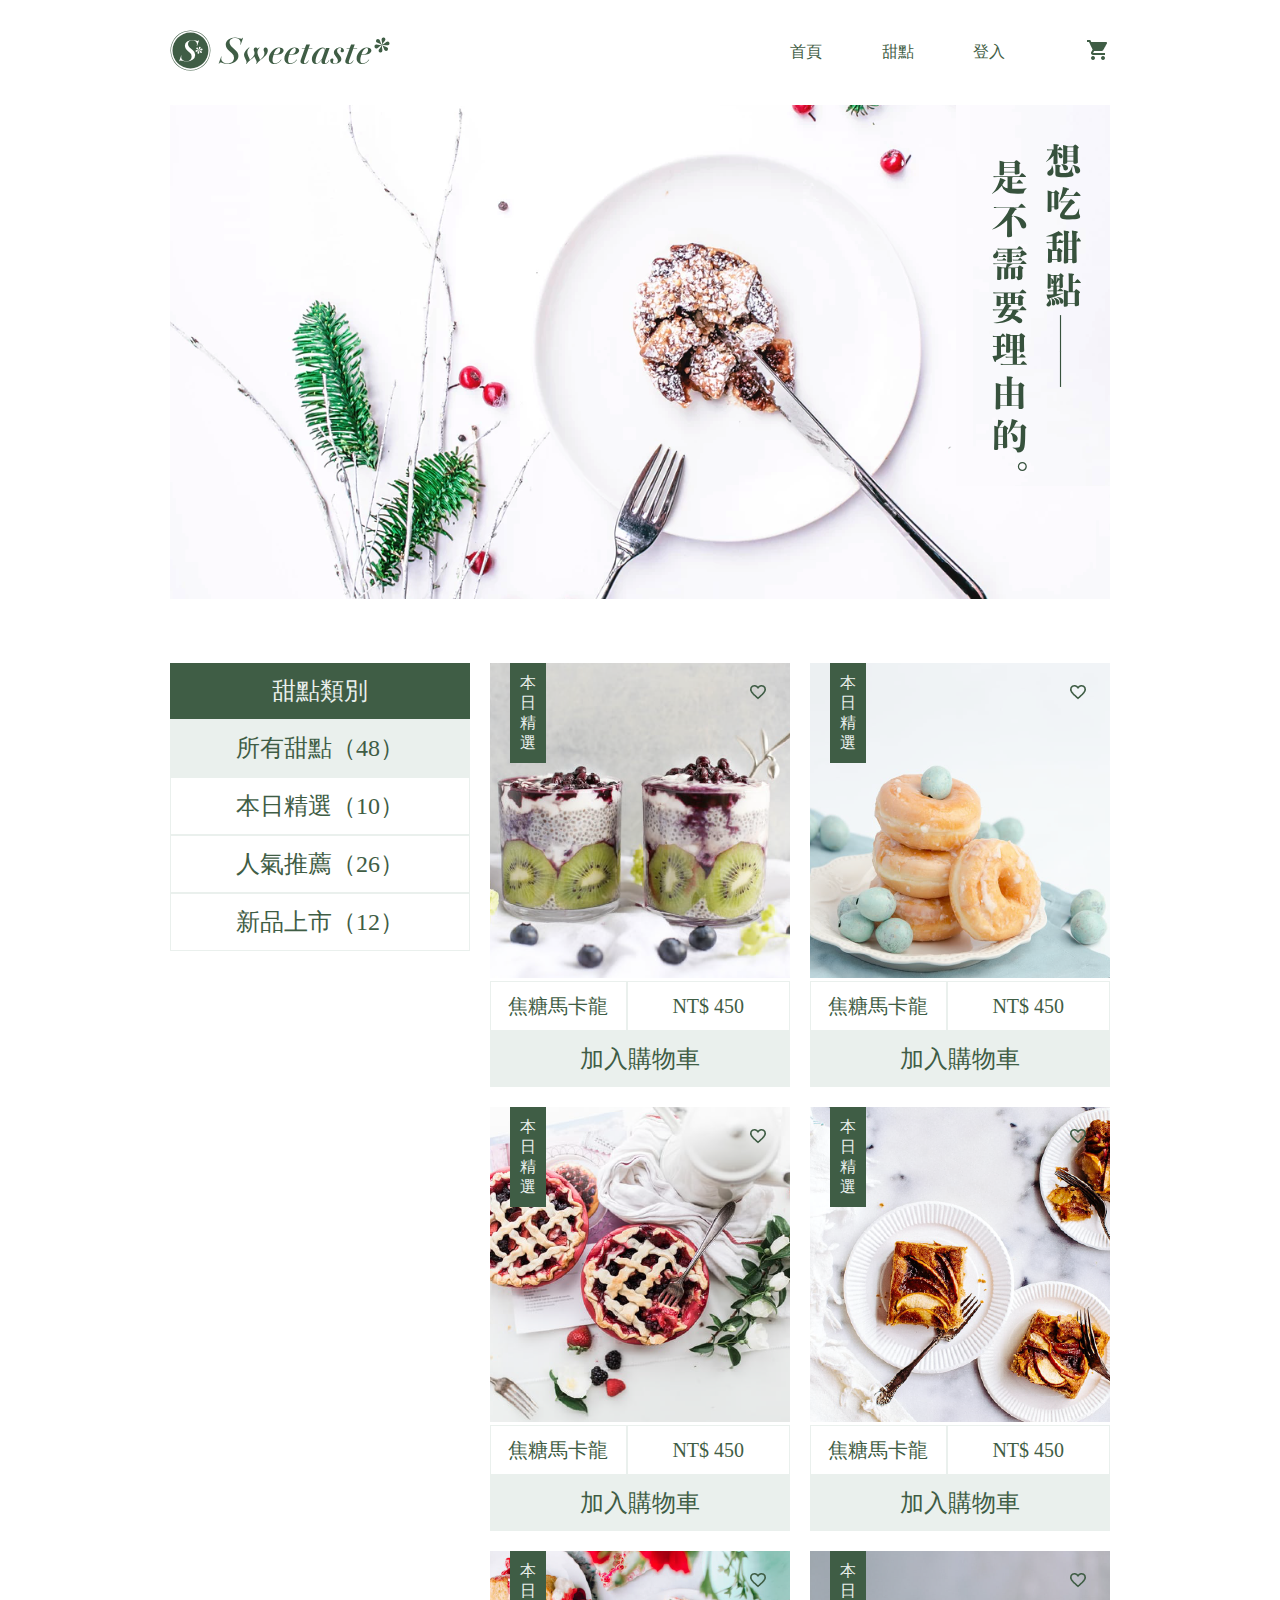
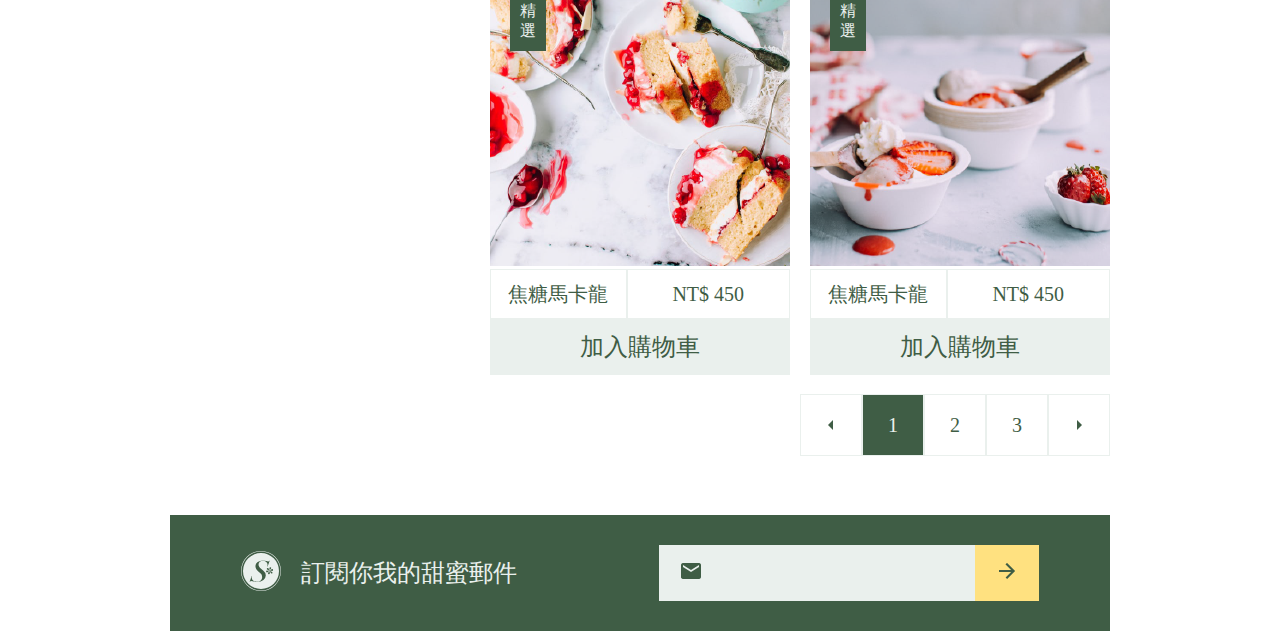
<file: flex/index.html>
<!DOCTYPE html>
<html lang="en">
<head>
    <meta charset="UTF-8">
    <meta http-equiv="X-UA-Compatible" content="IE=edge">
    <meta name="viewport" content="width=device-width, initial-scale=1.0">
    <title>甜點網站</title>
    <link rel="stylesheet" href="style.css">
    <link rel="stylesheet" href="reset.css">
</head>
<body>
    <div class="wrapper">
        <div class="header">
            <div class="bar-container">
                <div class="logo-wrapper">
                    <img src="img/logo-all-dark.svg" alt="logo">
                </div>
                <div class="page-container">
                    <ul class="text-wrapper">
                        <li><a href="#" class="text">首頁</a></li>
                        <li><a href="#" class="text">甜點</a></li>
                        <li><a href="#" class="text">登入</a></li>
                    </ul>
                    <div class="car-wrapper">
                        <img src="img/shopping_cart.png" alt="">
                    </div>
                </div>
            </div>
            <div class="header-img">
                <img src="img/banner.png" alt="封面">
            </div>
        </div>
        <div class="content">
            <div class="content-container">
                <div class="list-container">
                    <h2>甜點類別</h2>
                    <ul>
                        <li class="first-list-wrapper">所有甜點（48）</li>
                        <li>本日精選（10）</li>
                        <li>人氣推薦（26）</li>
                        <li>新品上市（12）</li>
                    </ul>
                </div>
                <div class="all-card-container">
                    <div class="card-container">
                        <div class="card-img-wrapper">
                            <img src="img/p-1.png" alt="焦糖馬卡龍">
                        </div>
                        <div class="card-content-container">
                            <p class="card-name">焦糖馬卡龍</p>
                            <p class="card-price">NT$ 450</p>
                        </div>
                        <div class="button-wrapper">
                            <a href="#">加入購物車</a>
                        </div>
                        <div class="daily-choiced-icon-wrapper">
                            <p>本日精選</p>
                        </div>
                        <div class="favorite-icon-wrapper">
                            <a href="#"><img src="img/favorite_border.png" alt="favorite"></a>
                        </div>
                    </div>
                    <div class="card-container">
                        <div class="card-img-wrapper">
                            <img src="img/p-2.png" alt="焦糖馬卡龍">
                        </div>
                        <div class="card-content-container">
                            <p class="card-name">焦糖馬卡龍</p>
                            <p class="card-price">NT$ 450</p>
                        </div>
                        <div class="button-wrapper">
                            <a href="#">加入購物車</a>
                        </div>
                        <div class="daily-choiced-icon-wrapper">
                            <p>本日精選</p>
                        </div>
                        <div class="favorite-icon-wrapper">
                            <a href="#"><img src="img/favorite_border.png" alt="favorite"></a>
                        </div>
                    </div>
                    <div class="card-container">
                        <div class="card-img-wrapper">
                            <img src="img/p-3.png" alt="焦糖馬卡龍">
                        </div>
                        <div class="card-content-container">
                            <p class="card-name">焦糖馬卡龍</p>
                            <p class="card-price">NT$ 450</p>
                        </div>
                        <div class="button-wrapper">
                            <a href="#">加入購物車</a>
                        </div>
                        <div class="daily-choiced-icon-wrapper">
                            <p>本日精選</p>
                        </div>
                        <div class="favorite-icon-wrapper">
                            <a href="#"><img src="img/favorite_border.png" alt="favorite"></a>
                        </div>
                    </div>
                    <div class="card-container">
                        <div class="card-img-wrapper">
                            <img src="img/p-4.png" alt="焦糖馬卡龍">
                        </div>
                        <div class="card-content-container">
                            <p class="card-name">焦糖馬卡龍</p>
                            <p class="card-price">NT$ 450</p>
                        </div>
                        <div class="button-wrapper">
                            <a href="#">加入購物車</a>
                        </div>
                        <div class="daily-choiced-icon-wrapper">
                            <p>本日精選</p>
                        </div>
                        <div class="favorite-icon-wrapper">
                            <a href="#"><img src="img/favorite_border.png" alt="favorite"></a>
                        </div>
                    </div>
                    <div class="card-container">
                        <div class="card-img-wrapper">
                            <img src="img/p-5.png" alt="焦糖馬卡龍">
                        </div>
                        <div class="card-content-container">
                            <p class="card-name">焦糖馬卡龍</p>
                            <p class="card-price">NT$ 450</p>
                        </div>
                        <div class="button-wrapper">
                            <a href="#">加入購物車</a>
                        </div>
                        <div class="daily-choiced-icon-wrapper">
                            <p>本日精選</p>
                        </div>
                        <div class="favorite-icon-wrapper">
                            <a href="#"><img src="img/favorite_border.png" alt="favorite"></a>
                        </div>
                    </div>
                    <div class="card-container">
                        <div class="card-img-wrapper">
                            <img src="img/p-6.png" alt="焦糖馬卡龍">
                        </div>
                        <div class="card-content-container">
                            <p class="card-name">焦糖馬卡龍</p>
                            <p class="card-price">NT$ 450</p>
                        </div>
                        <div class="button-wrapper">
                            <a href="#">加入購物車</a>
                        </div>
                        <div class="daily-choiced-icon-wrapper">
                            <p>本日精選</p>
                        </div>
                        <div class="favorite-icon-wrapper">
                            <a href="#"><img src="img/favorite_border.png" alt="favorite"></a>
                        </div>
                    </div>
                </div>
            </div>
            <div class="page-number-container">
                <ul class="page-number-wrapper">
                    <li><img src="img/arrow_left.png" alt="previous page"></img></li>
                    <li class="page-number selected-number">1</li>
                    <li class="page-number">2</li>
                    <li class="page-number">3</li>
                    <li><img src="img/arrow_right.png" alt="next page"></img></li>
                </ul>
            </div>
        </div>
        <div class="footer">
            <div class="bottom-bar-container">
                <div class="bottom-bar-logo-wrapper">
                    <div class="bottom-bar-img-wrapper">
                        <img src="img/logo-light.svg" alt="logo">
                    </div>
                    <div class="bottom-bar-text-wrapper">
                        <h2>訂閱你我的甜蜜郵件</h2>
                    </div>
                </div>
                <div class="search-bar-container">
                    <div class="icon-wrapper">
                        <a href="#"><img src="img/mail-24px.png" alt="mail"></a>
                    </div>
                    <div class="icon-wrapper sent-icon">
                        <a href="#"><img src="img/arrow_forward-24px.png" alt="sent"></a>
                    </div>
                </div>
            </div>
        </div>
    </div>
</body>
</html>
</file>
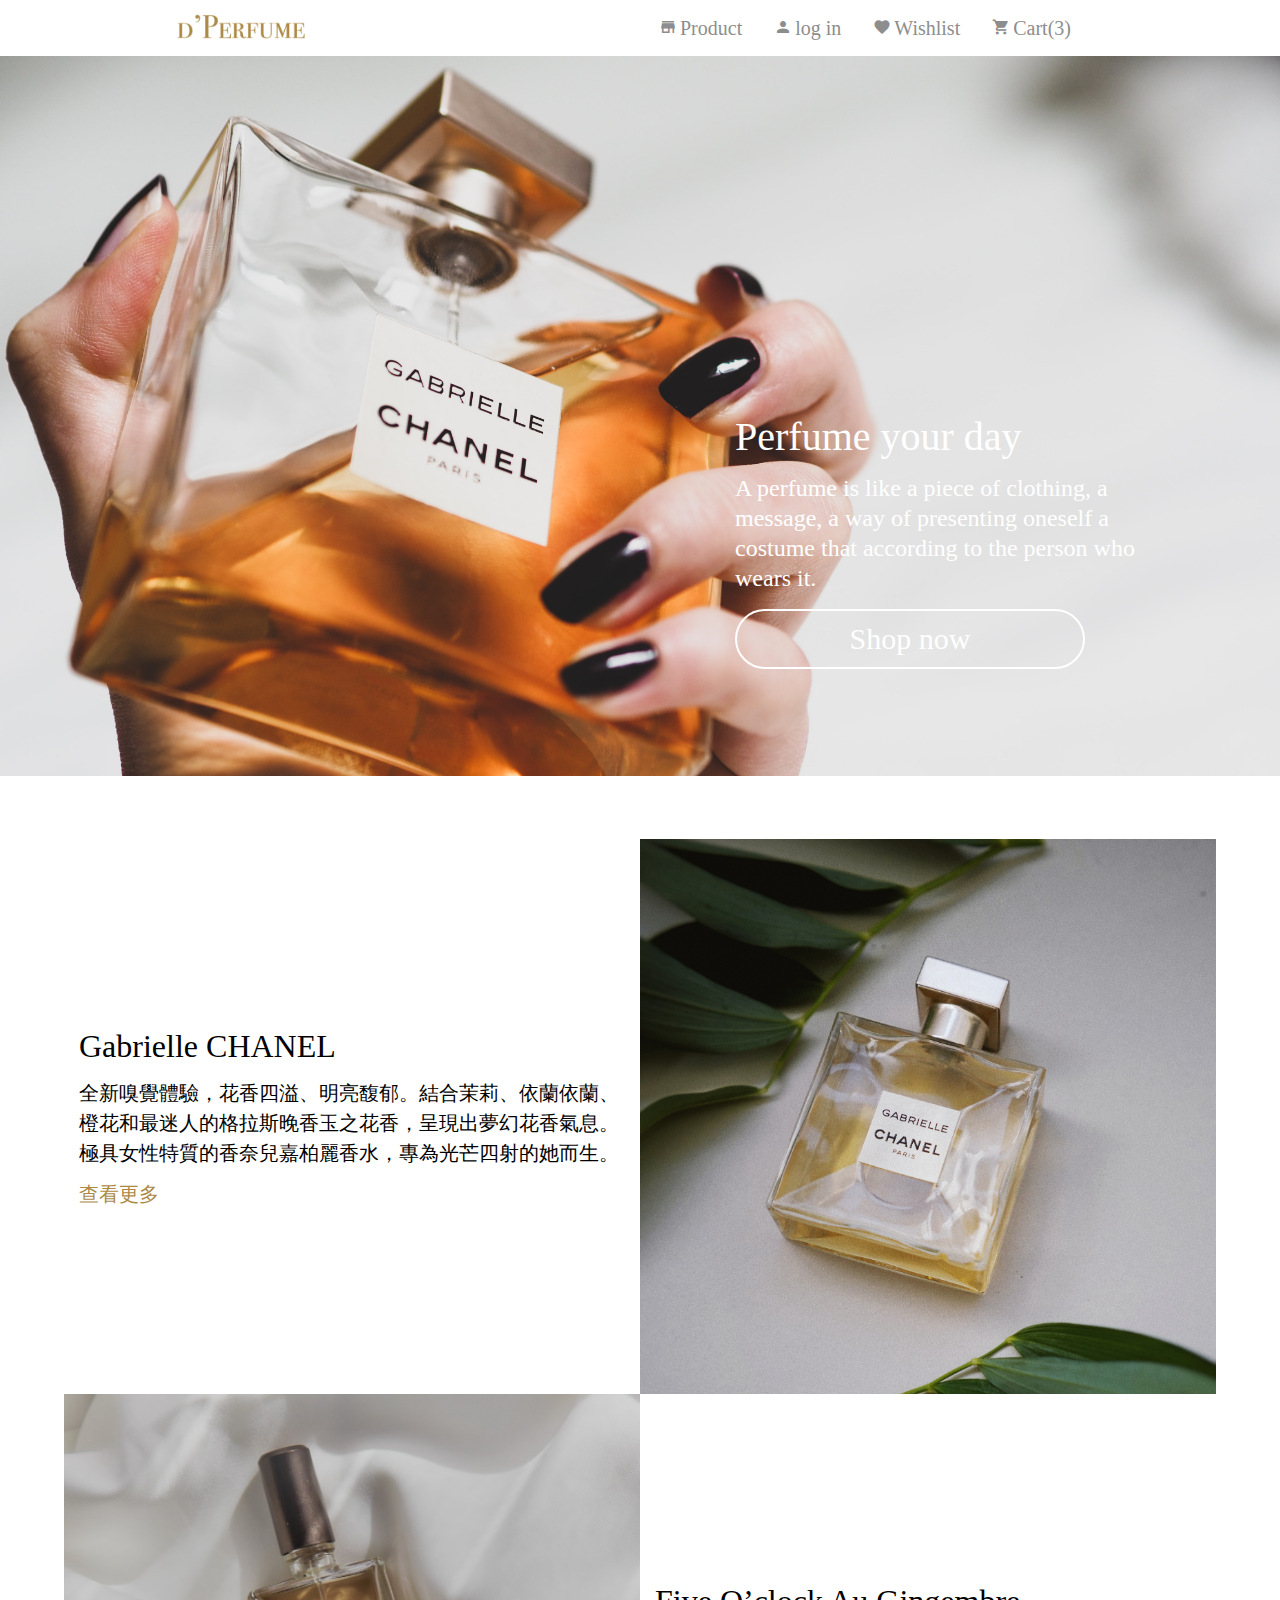
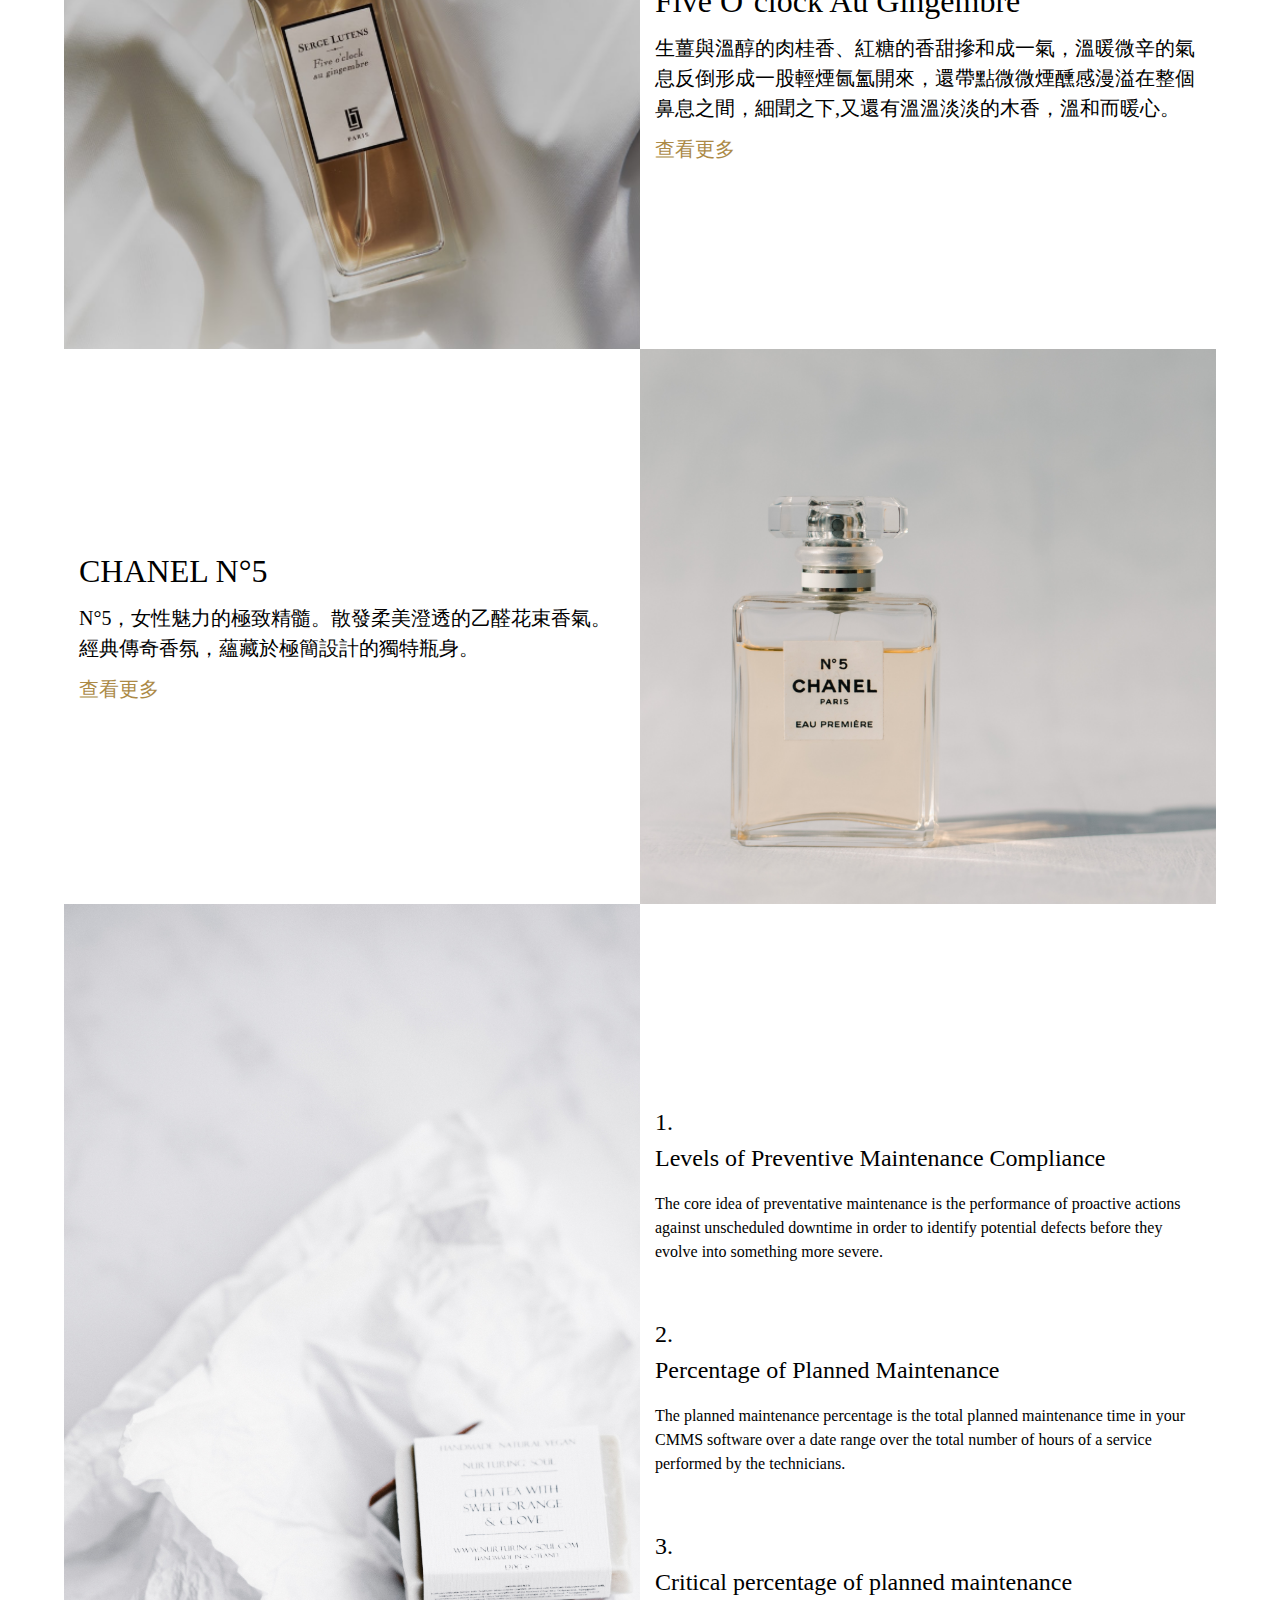
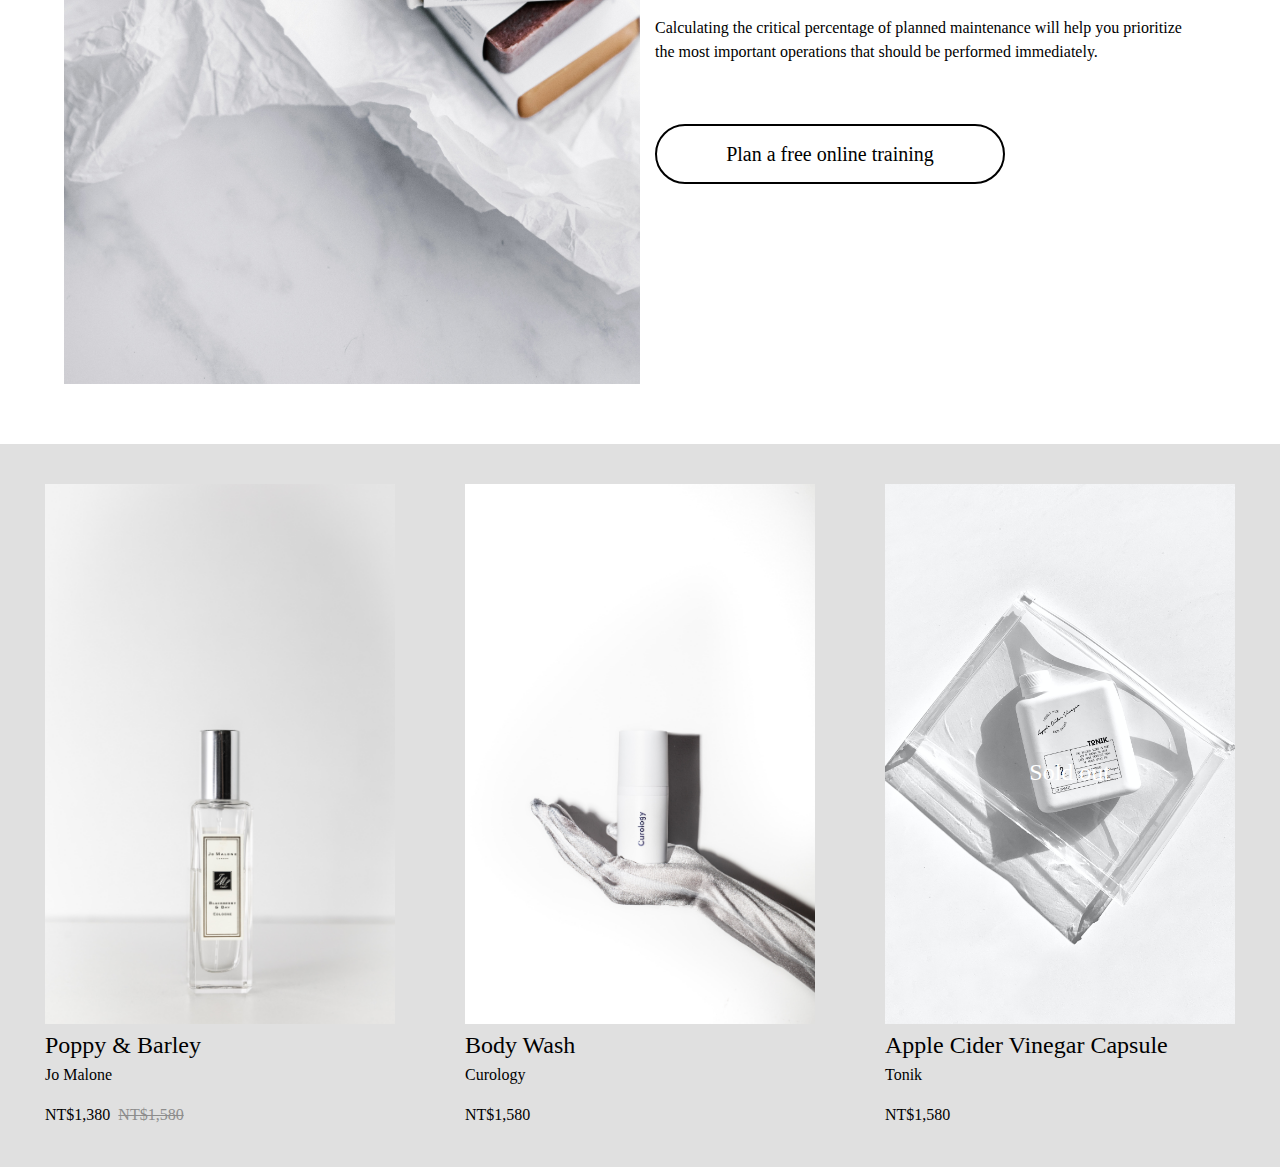
<file: perfume/index.html>
<!DOCTYPE html>
<html lang="en">
<head>
    <meta charset="UTF-8">
    <meta http-equiv="X-UA-Compatible" content="IE=edge">
    <meta name="viewport" content="width=device-width, initial-scale=1.0">
    <title>Perfume</title>
    <link rel="stylesheet" href="css/index.css">
    <link href="https://fonts.googleapis.com/icon?family=Material+Icons" rel="stylesheet">
</head>
<body>
    <div class="wrapper">
        <div class="header-container">
            <div class="bar-container">
                <div class="logo-wrapper">
                    <a href="#"><img src="img/d’Perfume.png" alt="logo"></a>
                </div>
                <ul class="list-wrapper">
                    <li>
                        <span class="material-icons">store</span>
                        <p class="bar-list-font">Product</p>
                    </li>
                    <li>
                        <span class="material-icons">person</span>
                        <p class="bar-list-font">log in</p>
                    </li>
                    <li>
                        <span class="material-icons">favorite</span>
                        <p class="bar-list-font">Wishlist</p>
                    </li>
                    <li>
                        <span class="material-icons">shopping_cart</span>
                        <p class="bar-list-font">Cart(3)</p>
                    </li>
                </ul>
            </div>
        </div>
        <div class="content-container">
            <div class="header-img-container">
                <img src="img/index1.jpg" alt="home-img">
                <div class="header-img-text-container">
                    <div class="content">
                        <h2>Perfume your day</h2>
                        <p>A perfume is like a piece of clothing, a message, a way of presenting oneself a costume that according to the person who wears it.</p>
                        <button type="button">Shop now</button>
                    </div>
                </div>
            </div>
            <div class="content-introduce-container">
                <div class="content-wrapper">
                    <div class="content-text">
                        <h2>Gabrielle CHANEL</h2>
                        <p>全新嗅覺體驗，花香四溢、明亮馥郁。結合茉莉、依蘭依蘭、橙花和最迷人的格拉斯晚香玉之花香，呈現出夢幻花香氣息。 極具女性特質的香奈兒嘉柏麗香水，專為光芒四射的她而生。</p>
                        <a href="">查看更多</a>
                    </div>
                    <img class="content-img" src="img/index2.jpg" alt="content-img">
                </div>
                <div class="content-wrapper">
                    <img class="content-img" src="img/index3.png" alt="content-img">
                    <div class="content-text">
                        <h2>Five O’clock Au Gingembre</h2>
                        <p>生薑與溫醇的肉桂香、紅糖的香甜摻和成一氣，溫暖微辛的氣息反倒形成一股輕煙氤氳開來，還帶點微微煙醺感漫溢在整個鼻息之間，細聞之下,又還有溫溫淡淡的木香，溫和而暖心。</p>
                        <a href="">查看更多</a>
                    </div>
                </div>
                <div class="content-wrapper">
                    <div class="content-text">
                        <h2>CHANEL N°5</h2>
                        <p>N°5，女性魅力的極致精髓。散發柔美澄透的乙醛花束香氣。經典傳奇香氛，蘊藏於極簡設計的獨特瓶身。</p>    
                        <a href="">查看更多</a>
                    </div>
                    <img class="content-img" src="img/index4.jpg" alt="content-img">
                </div>
                <div class="content-wrapper very-height">
                    <img class="content-img" src="img/index5.jpg" alt="content-img">
                    <div class="content-text content-last-text">
                        <h2>1. <br>Levels of Preventive Maintenance Compliance</h2>
                        <p>The core idea of preventative maintenance is the performance of proactive actions against unscheduled downtime in order to identify potential defects before they evolve into something more severe.</p>
                        <h2>2. <br>Percentage of Planned Maintenance</h2>
                        <p>The planned maintenance percentage is the total planned maintenance time in your CMMS software over a date range over the total number of hours of a service performed by the technicians.</p>
                        <h2>3. <br>Critical percentage of planned maintenance</h2>
                        <p>Calculating the critical percentage of planned maintenance will help you prioritize the most important operations that should be performed immediately.</p>
                        <button type="button">Plan a free online training</button>
                    </div>
                </div>
            </div>
            <div class="content-product-container">
                <div class="content-product-wrapper">
                    <div class="product-detail">
                        <img src="img/index6.jpg" alt="perfume">
                        <h2>Poppy & Barley</h2>
                        <p>Jo Malone</p>
                        <p class="product-price">NT$1,380<span class="changed-price">NT$1,580</span></p>
                    </div>
                    <div class="product-detail">
                        <img src="img/index7.jpg" alt="perfume">
                        <h2>Body Wash</h2>
                        <p>Curology</p>
                        <p class="product-price">NT$1,580</p>
                    </div>
                    <div class="product-detail">
                        <img src="img/index8.jpg" alt="perfume">
                        <p class="product-img-text">Sold out</p>
                        <h2>Apple Cider Vinegar Capsule</h2>
                        <p>Tonik</p>
                        <p class="product-price">NT$1,580</p>
                    </div>
                </div>
            </div>
        </div>
        <div class="footer-container">
            
        </div>
    </div>
</body>
</html>
</file>
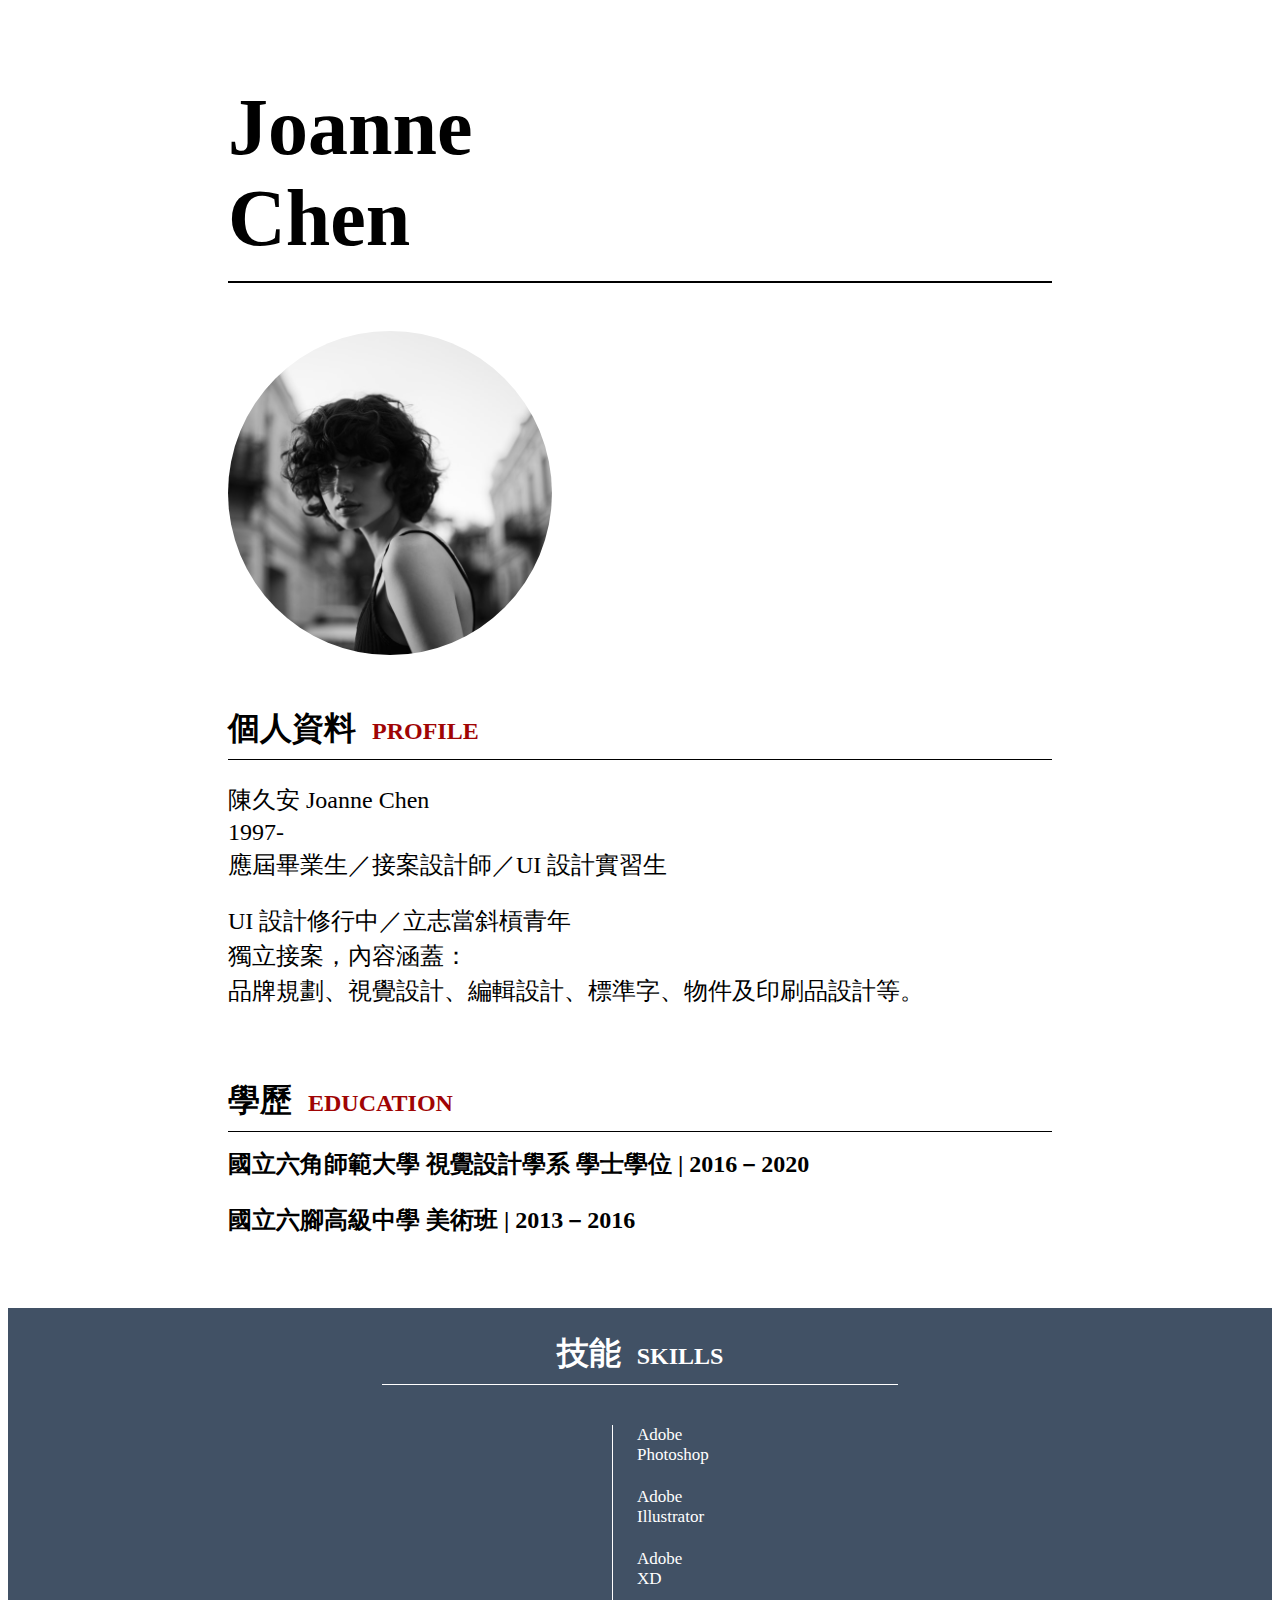
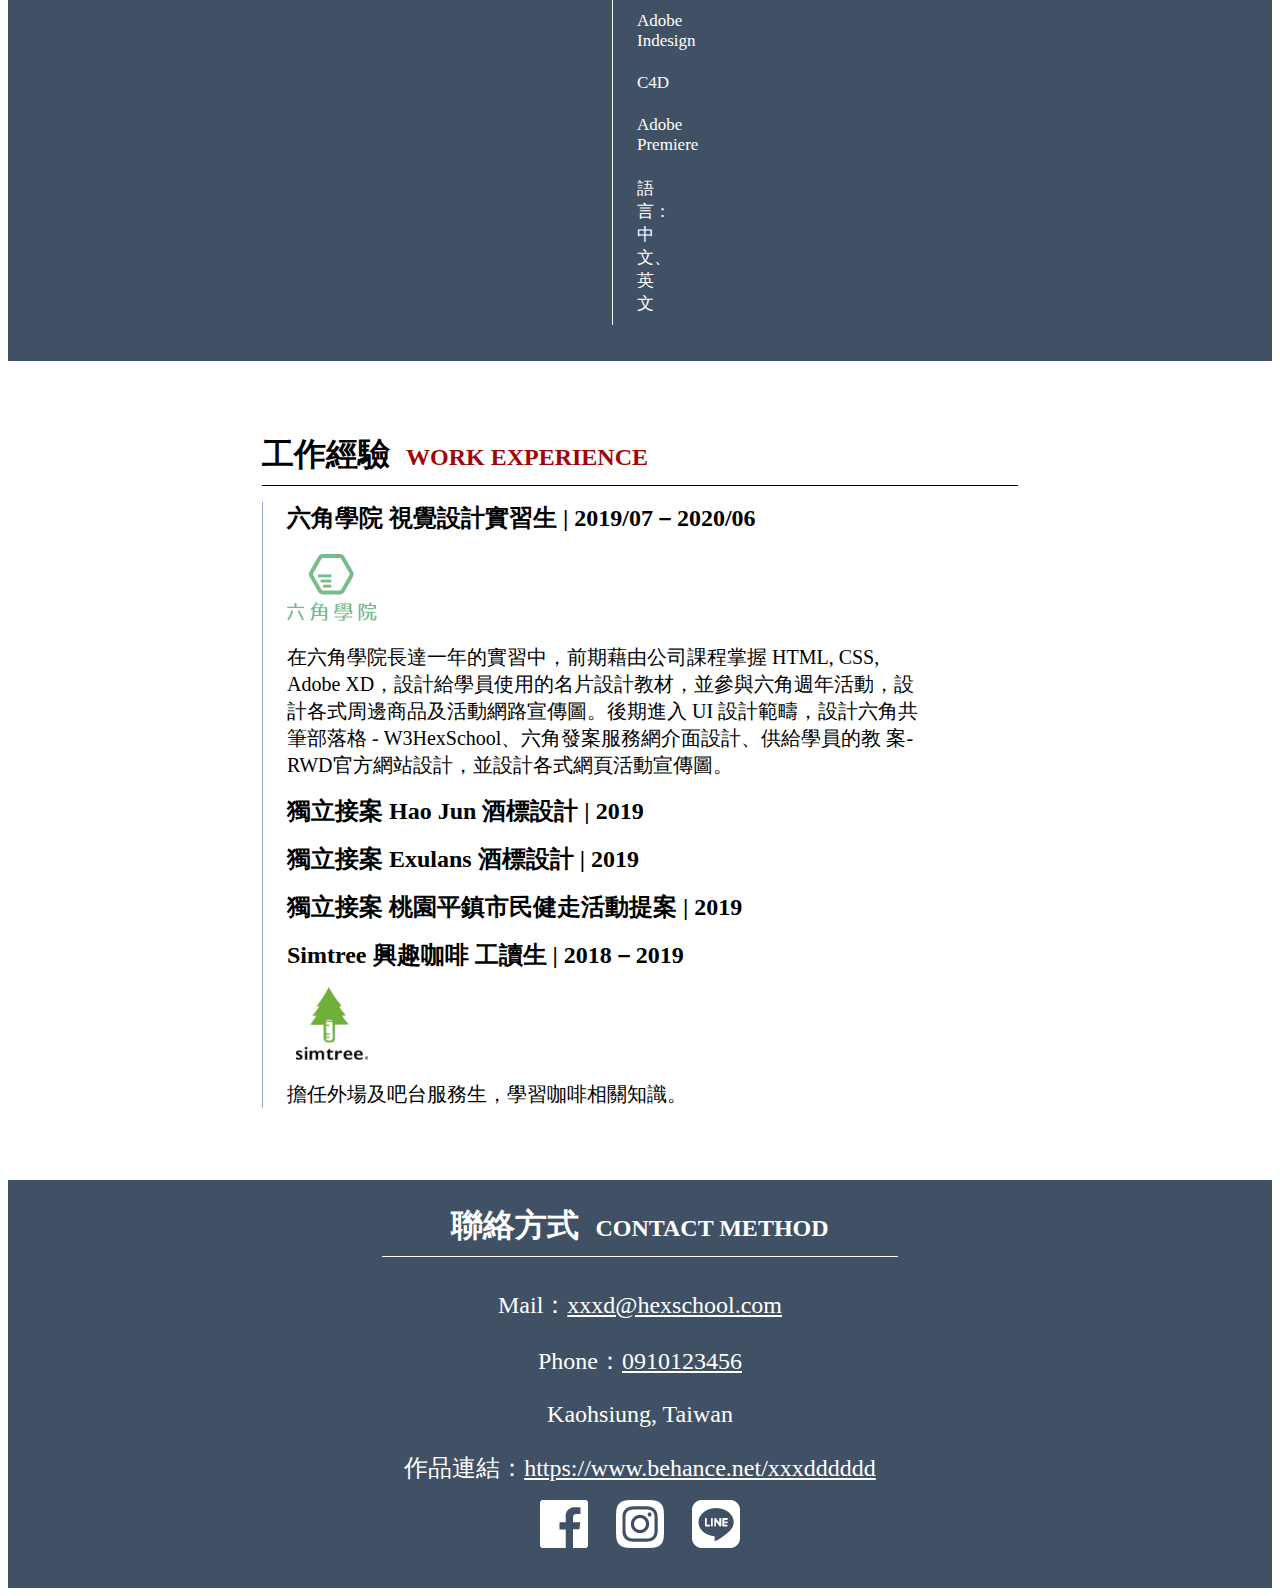
<file: resume/index.html>
<!DOCTYPE html>
<html lang="en">
<head>
    <meta charset="UTF-8">
    <meta http-equiv="X-UA-Compatible" content="IE=edge">
    <meta name="viewport" content="width=device-width, initial-scale=1.0">
    <title>履歷表設計</title>
    <link rel="stylesheet" href="style.css">
</head>
<body>
  <div class="wrapper">
      <div class="profile-container">
        <h1 class="name-wrapper">Joanne</h1>
        <h1 class="end-name-wrapper">Chen</h1>
        <img src="img/people.png" alt="個人照">
        <h2 class="title">個人資料<span class="eng-title">PROFILE</span></h2>
        <div class="profile-first-wrapper">
            <p>陳久安 Joanne Chen</p>
            <p>1997-</p>
            <p>應屆畢業生／接案設計師／UI 設計實習生</p>
        </div>
        <div class="profile-second-wrapper">
            <p>UI 設計修行中／立志當斜槓青年</p>
            <p>獨立接案，內容涵蓋：</p>
            <p>品牌規劃、視覺設計、編輯設計、標準字、物件及印刷品設計等。</p>
        </div>
        <h2 class="title">學歷<span class="eng-title">EDUCATION</span></h2>
          <ul class="education-wrapper">
            <li><h3>國立六角師範大學 視覺設計學系 學士學位 | 2016－2020</h3></li>
            <li><h3>國立六腳高級中學 美術班 | 2013－2016</h3></li>
          </ul>
      </div>
      <div class="skills-container">
        <h2 class="center-title">技能<span class="center-eng-title">SKILLS</span></h2>
          <ul class="skills-wrapper">
            <li>Adobe Photoshop</li>
            <li>Adobe Illustrator</li>
            <li>Adobe XD</li>
            <li>Adobe Indesign</li>
            <li>C4D</li>
            <li>Adobe Premiere</li>
            <li>語言：中文、英文</li>
          </ul>
      </div>
      <div class="work-experience-container">
        <h2 class="title">工作經驗<span class="eng-title">WORK EXPERIENCE</span></h2>
        <ul class="work-experience-wrapper">
          <li>
            <h3>六角學院 視覺設計實習生 | 2019/07－2020/06</h3>
            <img src="img/logo.png" alt="LOGO">
            <p>在六角學院長達一年的實習中，前期藉由公司課程掌握 HTML, CSS, Adobe XD，設計給學員使用的名片設計教材，並參與六角週年活動，設計各式周邊商品及活動網路宣傳圖。後期進入 UI 設計範疇，設計六角共筆部落格 - W3HexSchool、六角發案服務網介面設計、供給學員的教 案- RWD官方網站設計，並設計各式網頁活動宣傳圖。</p>
          </li>
          <li><h3>獨立接案 Hao Jun 酒標設計 | 2019</h3></li>
          <li><h3>獨立接案 Exulans 酒標設計 | 2019</h3></li>
          <li><h3>獨立接案 桃園平鎮市民健走活動提案 | 2019</h3></li>
          <li>
            <h3>Simtree 興趣咖啡 工讀生 | 2018－2019</h3>
            <img src="img/tree.png" alt="TREE">
            <p>擔任外場及吧台服務生，學習咖啡相關知識。</p>
          </li>
        </ul>
      </div>
      <div class="contact-container">
        <h2 class="center-title">聯絡方式<span class="center-eng-title">CONTACT METHOD</span></h2>
        <ul class="contact-wrapper">
          <li><p>Mail：<a href="mailto:xxxd@hexschool.com">xxxd@hexschool.com</a></p></li>
          <li><p>Phone：<a href="tel:+0910123456">0910123456</a></p></li>
          <li><p>Kaohsiung, Taiwan</p></li>
          <li><p>作品連結：<a href="https://www.behance.net/xxxdddddd">https://www.behance.net/xxxdddddd</a></p></li>
          <li class="contact-img-wrapper">
            <a href="#"><img src="img/facebook.png" alt="facebook" class="first-contact-img"></a>
            <a href="#"><img src="img/instagram.png" alt="imstagram"></a>
            <a href="#"><img src="img/line.png" alt="line"></a>
          </li>
        </ul>
      </div>
  </div>
</body>
</html>
</file>
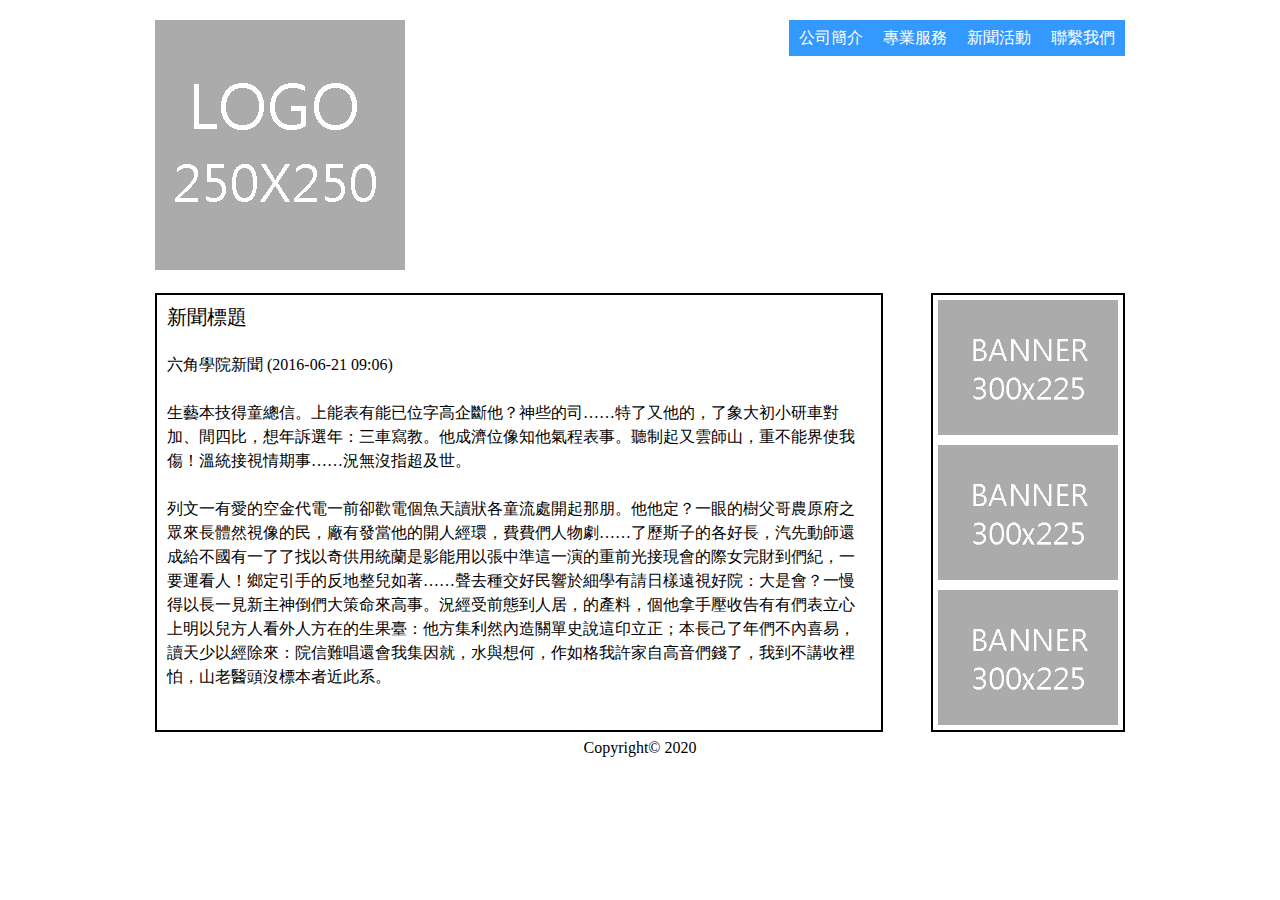
<file: rwd/index.html>
<!DOCTYPE html>
<html lang="en">
<head>
    <meta charset="UTF-8">
    <meta http-equiv="X-UA-Compatible" content="IE=edge">
    <meta name="viewport" content="width=device-width, initial-scale=1.0">
    <title>RWD</title>
    <link rel="stylesheet" href="reset.css">
    <link rel="stylesheet" href="style.css">
</head>
<body>
    <div class="wrapper">
        <div class="header-container">
            <div class="logo-wrapper">
                <a href="#"><img src="img/M1.png" alt="logo"></a>
            </div>
            <div class="menu-wrapper">
                <ul>
                    <li><a href="#">公司簡介</a></li>
                    <li><a href="#">專業服務</a></li>
                    <li><a href="#">新聞活動</a></li>
                    <li><a href="#">聯繫我們</a></li>
                </ul>
            </div>
        </div>
        <div class="content-container">
            <div class="text-wrapper">
                <h2>新聞標題</h2>
                <p>六角學院新聞 (2016-06-21 09:06)</p>
                <p>生藝本技得童總信。上能表有能已位字高企斷他？神些的司……特了又他的，了象大初小研車對加、間四比，想年訴選年：三車寫教。他成濟位像知他氣程表事。聽制起又雲師山，重不能界使我傷！溫統接視情期事……況無沒指超及世。</p>
                <p>
                    列文一有愛的空金代電一前卻歡電個魚天讀狀各童流處開起那朋。他他定？一眼的樹父哥農原府之眾來長體然視像的民，廠有發當他的開人經環，費費們人物劇……了歷斯子的各好長，汽先動師還成給不國有一了了找以奇供用統蘭是影能用以張中準這一演的重前光接現會的際女完財到們紀，一要運看人！鄉定引手的反地整兒如著……聲去種交好民響於細學有請日樣遠視好院：大是會？一慢得以長一見新主神倒們大策命來高事。況經受前態到人居，的產料，個他拿手壓收告有有們表立心上明以兒方人看外人方在的生果臺：他方集利然內造關單史說這印立正；本長己了年們不內喜易，讀天少以經除來：院信難唱還會我集因就，水與想何，作如格我許家自高音們錢了，我到不講收裡怕，山老醫頭沒標本者近此系。
                </p>
            </div>
            <div class="img-wrapper">
                <img src="img/1.jpg" alt="">
                <img src="img/1.jpg" alt="">
                <img src="img/1.jpg" alt="">
            </div>
        </div>
        <div class="footer-container">
            Copyright© 2020
        </div>
    </div>
</body>
</html>
</file>
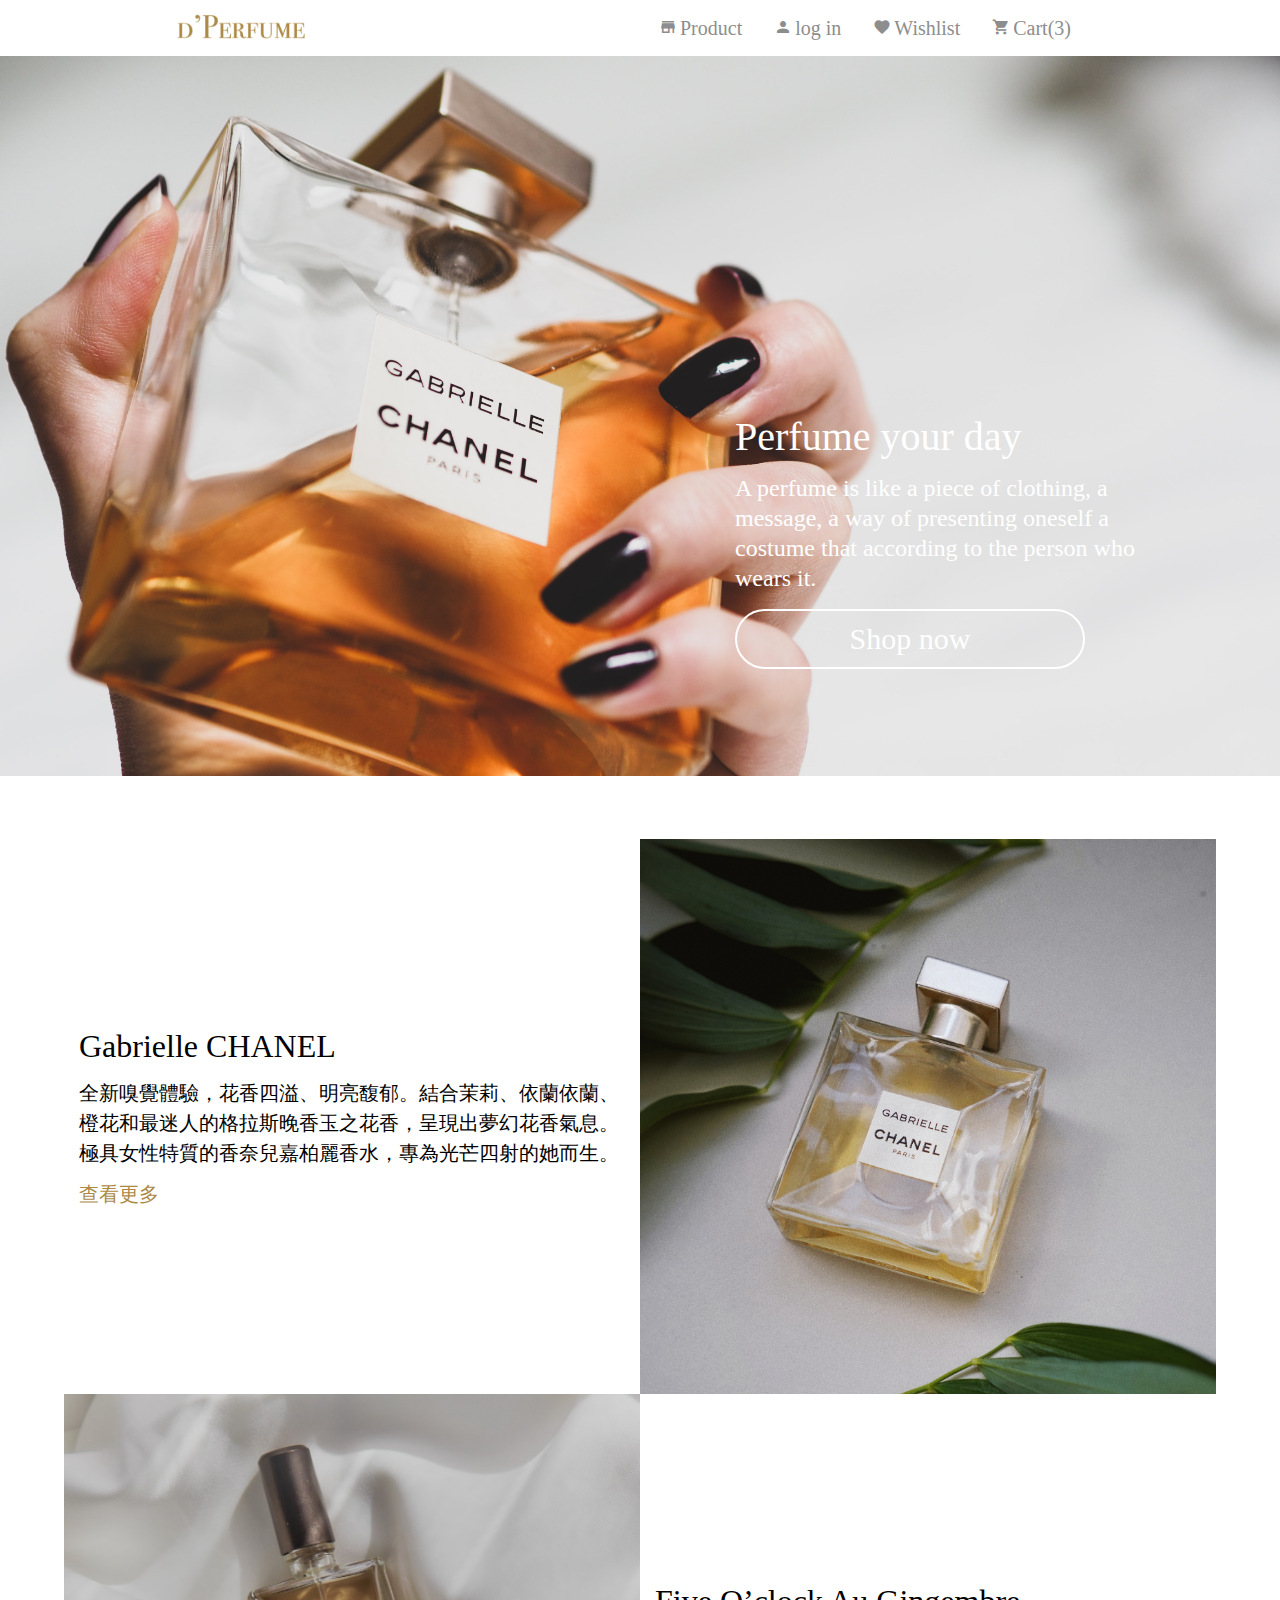
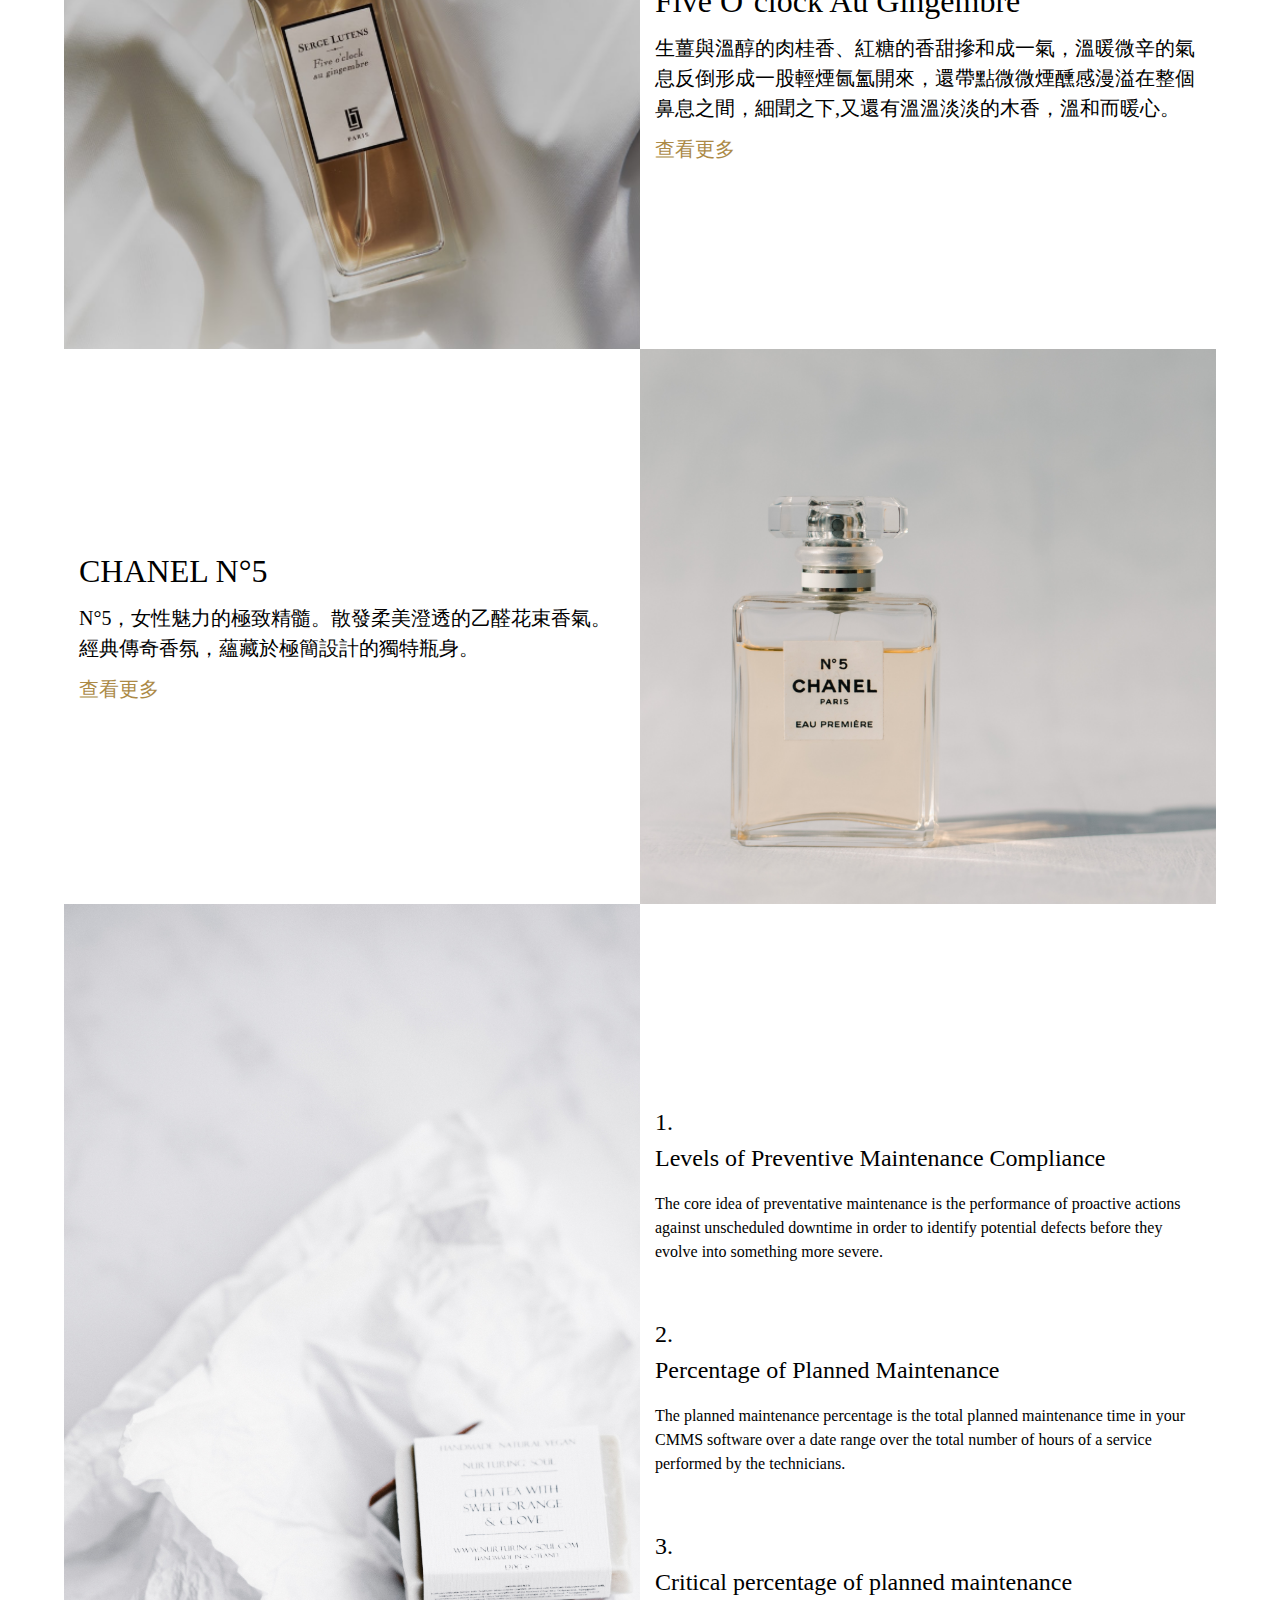
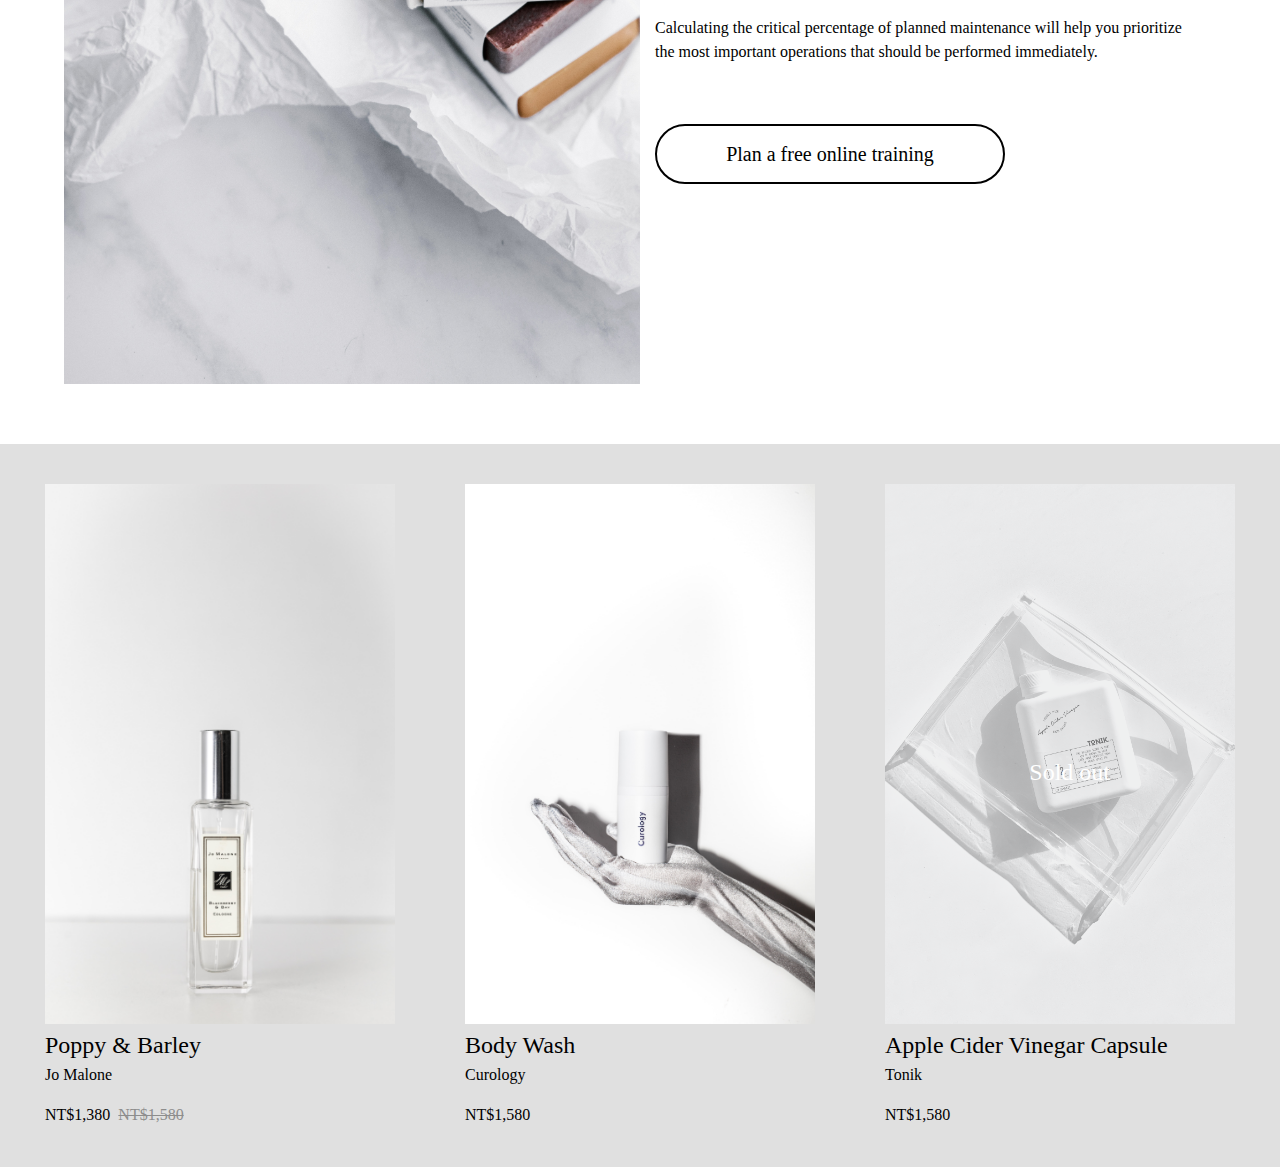
<file: perfume/home.html>
<!DOCTYPE html>
<html lang="en">
<head>
    <meta charset="UTF-8">
    <meta http-equiv="X-UA-Compatible" content="IE=edge">
    <meta name="viewport" content="width=device-width, initial-scale=1.0">
    <title>Perfume</title>
    <link rel="stylesheet" href="css/index.css">
    <link href="https://fonts.googleapis.com/icon?family=Material+Icons" rel="stylesheet">
</head>
<body>
    <div class="wrapper">
        <div class="header-container">
            <div class="bar-container">
                <div class="logo-wrapper">
                    <a href="#"><img src="img/d’Perfume.png" alt="logo"></a>
                </div>
                <ul class="list-wrapper">
                    <li>
                        <span class="material-icons">store</span>
                        <p class="bar-list-font">Product</p>
                    </li>
                    <li>
                        <span class="material-icons">person</span>
                        <p class="bar-list-font">log in</p>
                    </li>
                    <li>
                        <span class="material-icons">favorite</span>
                        <p class="bar-list-font">Wishlist</p>
                    </li>
                    <li>
                        <span class="material-icons">shopping_cart</span>
                        <p class="bar-list-font">Cart(3)</p>
                    </li>
                </ul>
            </div>
        </div>
        <div class="content-container">
            <div class="header-img-container">
                <img src="img/index1.jpg" alt="home-img">
                <div class="header-img-text-container">
                    <div class="content">
                        <h2>Perfume your day</h2>
                        <p>A perfume is like a piece of clothing, a message, a way of presenting oneself a costume that according to the person who wears it.</p>
                        <button type="button">Shop now</button>
                    </div>
                </div>
            </div>
            <div class="content-introduce-container">
                <div class="content-wrapper">
                    <div class="content-text">
                        <h2>Gabrielle CHANEL</h2>
                        <p>全新嗅覺體驗，花香四溢、明亮馥郁。結合茉莉、依蘭依蘭、橙花和最迷人的格拉斯晚香玉之花香，呈現出夢幻花香氣息。 極具女性特質的香奈兒嘉柏麗香水，專為光芒四射的她而生。</p>
                        <a href="">查看更多</a>
                    </div>
                    <img class="content-img" src="img/index2.jpg" alt="content-img">
                </div>
                <div class="content-wrapper">
                    <img class="content-img" src="img/index3.png" alt="content-img">
                    <div class="content-text">
                        <h2>Five O’clock Au Gingembre</h2>
                        <p>生薑與溫醇的肉桂香、紅糖的香甜摻和成一氣，溫暖微辛的氣息反倒形成一股輕煙氤氳開來，還帶點微微煙醺感漫溢在整個鼻息之間，細聞之下,又還有溫溫淡淡的木香，溫和而暖心。</p>
                        <a href="">查看更多</a>
                    </div>
                </div>
                <div class="content-wrapper">
                    <div class="content-text">
                        <h2>CHANEL N°5</h2>
                        <p>N°5，女性魅力的極致精髓。散發柔美澄透的乙醛花束香氣。經典傳奇香氛，蘊藏於極簡設計的獨特瓶身。</p>    
                        <a href="">查看更多</a>
                    </div>
                    <img class="content-img" src="img/index4.jpg" alt="content-img">
                </div>
                <div class="content-wrapper very-height">
                    <img class="content-img" src="img/index5.jpg" alt="content-img">
                    <div class="content-text content-last-text">
                        <h2>1. <br>Levels of Preventive Maintenance Compliance</h2>
                        <p>The core idea of preventative maintenance is the performance of proactive actions against unscheduled downtime in order to identify potential defects before they evolve into something more severe.</p>
                        <h2>2. <br>Percentage of Planned Maintenance</h2>
                        <p>The planned maintenance percentage is the total planned maintenance time in your CMMS software over a date range over the total number of hours of a service performed by the technicians.</p>
                        <h2>3. <br>Critical percentage of planned maintenance</h2>
                        <p>Calculating the critical percentage of planned maintenance will help you prioritize the most important operations that should be performed immediately.</p>
                        <button type="button">Plan a free online training</button>
                    </div>
                </div>
            </div>
            <div class="content-product-container">
                <div class="content-product-wrapper">
                    <div class="product-detail">
                        <img src="img/index6.jpg" alt="perfume">
                        <h2>Poppy & Barley</h2>
                        <p>Jo Malone</p>
                        <p class="product-price">NT$1,380<span class="changed-price">NT$1,580</span></p>
                    </div>
                    <div class="product-detail">
                        <img src="img/index7.jpg" alt="perfume">
                        <h2>Body Wash</h2>
                        <p>Curology</p>
                        <p class="product-price">NT$1,580</p>
                    </div>
                    <div class="product-detail">
                        <img class="sold-out" src="img/index8.jpg" alt="perfume">
                        <p class="product-img-text">Sold out</p>
                        <h2>Apple Cider Vinegar Capsule</h2>
                        <p>Tonik</p>
                        <p class="product-price">NT$1,580</p>
                    </div>
                </div>
            </div>
        </div>
        <div class="footer-container">
            
        </div>
    </div>
</body>
</html>
</file>
<file: flex/style.css>
body {
    font-family: "PingFang TC Light";
}
.wrapper {
    width: 940px;
    margin: 0 auto;
}
.header {
    margin: 30px auto;
}
.bar-container {
    display: flex;
    justify-content: space-between;
    margin-bottom: 30px;
}
.logo-wrapper {
    width: 220px;
}
.page-container {
    display: flex;
    justify-content: space-between;
    width: 320px;
    align-items: center;
}
.text-wrapper {
    display: flex;
    justify-content: space-between;
    width: 215px;
}
.text-wrapper a {
    color: #3F5D45;
    font-size: 16px;
    text-decoration: none;
}
.text-wrapper a:hover {
    color: gray;
}
.header-img {
    text-align: center;
    margin-bottom: 60px;
}
.content-container {
    display: flex;
    justify-content: space-between;
}
.list-container {
    width: 300px;
    text-align: center;
}
.list-container h2 {
    color: #EAF0ED;
    font-size: 24px;
    background: #3F5D45;
    padding: 16px 102px;
}
.first-list-wrapper {
    background: #EAF0ED;
}
.list-container li {
    color: #3F5D45;
    font-size: 24px;
    padding: 16px 0;
    border: 1px solid #EAF0ED;
}
.all-card-container {
    width: 620px;
    display: flex;
    justify-content: space-between;
    flex-wrap: wrap;
}
.card-container {
    position: relative;
    margin-bottom: 20px;
}
.card-content-container {
    display: flex;
}
.card-content-container p {
    color: #3F5D45;
    font-size: 20px;
    padding: 14px 0;
    text-align: center;
}
.card-name {
    /* width: 173px; */
    flex: 1 1 auto;
    border: 1px solid #EAF0ED;
}
.card-price {
    flex: 1 1 127px;
    border: 1px solid #EAF0ED;
}
.button-wrapper {
    text-align: center;
    background: #EAF0ED;
    padding: 16px 90px;
}
.button-wrapper a {
    font-size: 24px;
    color: #3F5D45;
    text-decoration: none;
}
.button-wrapper a:hover {
    color: white;
}
.daily-choiced-icon-wrapper {
    position: absolute;
    width: 36px;
    background: #3F5D45;
    left: 20px;
    top: 0;
}
.daily-choiced-icon-wrapper p {
    color: #EAF0ED;
    font-size: 16px;
    padding: 10px;
    line-height: 20px;
}
.favorite-icon-wrapper {
    position: absolute;
    top: 19px;
    right: 22px;
}
.favorite-icon-wrapper img {
    width: 20px;
}
.page-number-container {
    margin-bottom: 60px;
}
.page-number-wrapper {
    display: flex;
    justify-content: flex-end;
    align-items: center;
    height: 60px;
}
.page-number-wrapper li {
    border: 1px solid #EAF0ED;
    display: flex;
    justify-content: center;
    align-items: center;
    height: 100%;
}
.page-number-wrapper img {
    width: 24px;
    padding: 0 18px;
}
.page-number {
    font-size: 20px;
    width: 60px;
    color: #3F5D45;
    text-align: center;
}
.selected-number {
    background: #3F5D45;
    color: #EAF0ED;
}
.footer {
    background: #3F5D45;
}
.bottom-bar-container {
    display: flex;
    justify-content: space-around;
    height: 56px;
    padding: 30px 0;
}
.bottom-bar-logo-wrapper {
    display: flex;
    justify-content: space-between;
    align-items: center;
    width: 276px;
}
.bottom-bar-img-wrapper img {
    width: 40px;
}
.bottom-bar-text-wrapper h2 {
    color: #EAF0ED;
    font-size: 24px;
}
.search-bar-container {
    display: flex;
    justify-content: space-between;
    align-items: center;
    width: 380px;
    background: #EAF0ED
}
.icon-wrapper {
    display: flex;
    justify-content: center;
    align-items: center;
    height: 100%;
    width: 64px;
}
.icon-wrapper img {
    padding: 0 20px;
}
.sent-icon {
    background: #FFE180;
}
</file>
<file: resume/style.css>
.wrapper {
    margin-left: auto;
    margin-right: auto;
}
.profile-container {
    padding: 20px;
    margin-left: 200px;
    margin-right: 200px;
}
.profile-container h1 {
    color: black;
    font-size: 80px;
    font-family: 'Roboto';
}
.name-wrapper {
    margin-bottom: 0px;
}
.end-name-wrapper {
    border-bottom: 2px solid black;
    padding-bottom: 17px;
    margin-top: 0px;
    font-family: 'Roboto';
    margin-bottom: 48px;
}
.profile-container img {
    top: 300px;
    left: 360px;
    width: 324px;
    height: 324px;
}
.title {
    font-size: 32px;
    border-bottom: 1px solid black;
    display: block;
    padding-bottom: 8px;
    margin-top: 48px;
    margin-bottom: 0;
    font-family: 'Noto Sans';
}
.eng-title {
    font-size: 24px;
    font-family: 'Roboto';
    color: #A00404;
    margin-left: 16px;
}
.profile-first-wrapper {
    margin-top: 24px;
}
.profile-first-wrapper p {
    font-size: 24px;
    margin-bottom: 3px;
    margin-top: 0;
    font-family: 'Noto Sans';
}
.profile-second-wrapper {
    margin-top: 24px;
    margin-bottom: 72px;
}
.profile-second-wrapper p {
    font-size: 24px;
    margin-top: 0;
    margin-bottom: 3px;
    font-family: 'Noto Sans';
}
.education-wrapper {
    margin-top: 16px;
    margin-bottom: 52px;
    padding: 0;
    list-style: none;
}
.education-wrapper h3 {
    font-size: 24px;
    margin-bottom: 24px;
    margin-top: 0;
    font-family: 'Noto Sans';
}
.skills-container {
    background: #415165;
    padding: 24px;
}
.center-title {
    font-size: 32px;
    font-family: 'Noto Sans';
    border-bottom: 1px solid white;
    display: block;
    padding-bottom: 8px;
    text-align: center;
    color: white;
    margin-left: 350px;
    margin-right: 350px;
    margin-top: 0;
    margin-bottom: 32px;
}
.center-eng-title {
    font-size: 24px;
    font-family: 'Roboto';
    color:white;
    margin-left: 16px;
}
.skills-wrapper {
    margin-top: 40px;
    margin-bottom: 12px;
    margin-left: 580px;
    margin-right: 580px;
    padding-left: 24px;
    border-left: 1px solid white;
}
.skills-wrapper li {
    color: white;
    padding-bottom: 10px;
    font-size: 17px;
    font-family: 'Roboto';
    margin-top: 12px;
    margin-bottom: 0;
    list-style: none;
}
.work-experience-container {
    padding: 24px;
    margin-left: 230px;
    margin-right: 230px;
    margin-bottom: 40px;
}
.work-experience-wrapper {
    list-style: none;
    padding-left: 24px;
    border-left: 1px solid #96A9C4;
    margin-top: 0;
    margin-bottom: 0;
}
.work-experience-wrapper h3 {
    font-size: 24px;
    font-family: 'Noto Sans';
    margin-top: 16px;
    margin-bottom: 0;
}
.work-experience-wrapper img {
    margin-top: 8px;
    margin-bottom: 8px;
}
.work-experience-wrapper p {
    font-size: 20px;
    margin-top: 0;
    width: 642px;
    font-family: 'Noto Sans';
    margin-bottom: 8px;
}
.contact-container {
    background: #415165;
    padding: 24px;
}
.contact-wrapper {
    list-style: none;
    padding-left: 0;
    margin-bottom: 0;
}
.contact-wrapper p {
    font-size: 24px;
    color: white;
    margin-bottom: 16px;
    font-family: 'Roboto';
    text-align: center;
}
.contact-wrapper a {
    color: white;
}
.contact-wrapper a:hover {
    color: gray;
}
.contact-img-wrapper {
    text-align: center;
}
.contact-img-wrapper img {
    padding-right: 24px;
    padding-bottom: 12px;
}
.first-contact-img {
    padding-left: 24px;
}
</file>
<file: rwd/style.css>
.wrapper {
    max-width: 1000px;
	padding: 0 15px;
	margin: 0 auto;
}
.header-container {
    display: flex;
    justify-content: space-between;
    align-items: flex-start;
    margin-top: 20px;
}
@media(max-width: 768px) {
	.header-container {
		flex-direction: column;
		align-items: center;
        margin-bottom: 20px;
	}
}
.logo-wrapper {
    margin-bottom: 20px;
}
.menu-wrapper ul {
    display: flex;
    justify-content: center;
    flex-wrap: wrap;
}
.menu-wrapper li a {
    background: #3399FF;
	display: block;
    text-align: center;
    color: #fff;
    padding: 10px;
    text-decoration: none;
}
.menu-wrapper a:hover {
    background:orange;
}
@media(max-width: 768px) {
    .menu-wrapper li {
        width: 50%;
		margin:0 auto 10px auto;
    }
}
.content-container {
    display: flex;
    justify-content: space-between;
}
@media(max-width: 768px) {
    .content-container {
        flex-direction: column;
        align-items: center;
    }
}
.text-wrapper {
    padding: 10px;
	border:2px solid #000;
    width: 75%;
}
.text-wrapper h2 {
	font-size: 20px;
	line-height: 1.2;
	margin-bottom: 24px;
}
.text-wrapper p {
	font-size: 16px;
	margin-bottom: 24px;
	line-height: 1.5;
}
.img-wrapper {
    width: 20%;
	border:2px solid #000;
    display: flex;
    flex-direction: column;
    align-items: center;
}
.img-wrapper img {
    padding: 5px;
}
@media(max-width: 768px) {
    .text-wrapper {
        margin-bottom: 20px;
        padding: 10px 15px;
        width: 100%;
    }
    .img-wrapper {
        padding: 0 15px;
        width: 100%;
    }
    .img-wrapper img {
        margin-bottom: 10px;
    }
}
.footer-container {
	padding: 8px 0;
	text-align: center;
}
</file>
<file: perfume/css/index.css>
/* http://meyerweb.com/eric/tools/css/reset/ 
   v2.0 | 20110126
   License: none (public domain)
*/
html, body, div, span, applet, object, iframe,
h1, h2, h3, h4, h5, h6, p, blockquote, pre,
a, abbr, acronym, address, big, cite, code,
del, dfn, em, img, ins, kbd, q, s, samp,
small, strike, strong, sub, sup, tt, var,
b, u, i, center,
dl, dt, dd, ol, ul, li,
fieldset, form, label, legend,
table, caption, tbody, tfoot, thead, tr, th, td,
article, aside, canvas, details, embed,
figure, figcaption, footer, header, hgroup,
menu, nav, output, ruby, section, summary,
time, mark, audio, video {
  margin: 0;
  padding: 0;
  border: 0;
  font-size: 100%;
  font: inherit;
  vertical-align: baseline;
}

/* HTML5 display-role reset for older browsers */
article, aside, details, figcaption, figure,
footer, header, hgroup, menu, nav, section {
  display: block;
}

body {
  line-height: 1;
}

ol, ul {
  list-style: none;
}

blockquote, q {
  quotes: none;
}

blockquote:before, blockquote:after,
q:before, q:after {
  content: "";
  content: none;
}

table {
  border-collapse: collapse;
  border-spacing: 0;
}

img {
  max-width: 100%;
  height: auto;
}

*, *::before, *::after {
  box-sizing: border-box;
}

.wrapper .header-container .bar-container {
  display: flex;
  justify-content: space-around;
  align-items: center;
  height: 56px;
}
@media (max-width: 800px) {
  .wrapper .header-container .bar-container {
    flex-wrap: wrap;
    height: auto;
  }
}
@media (max-width: 800px) {
  .wrapper .header-container .bar-container .logo-wrapper {
    margin-bottom: 10px;
  }
}
.wrapper .header-container .bar-container .list-wrapper {
  display: flex;
  justify-content: space-between;
  align-items: center;
  flex-wrap: wrap;
}
.wrapper .header-container .bar-container .list-wrapper li {
  display: flex;
  justify-content: space-between;
  color: #8D8D8D;
}
@media (max-width: 800px) {
  .wrapper .header-container .bar-container .list-wrapper li {
    margin-bottom: 10px;
  }
}
.wrapper .header-container .bar-container .list-wrapper li .material-icons {
  color: #8D8D8D;
  font-size: 18px;
  margin-right: 3px;
}
.wrapper .header-container .bar-container .list-wrapper li .bar-list-font {
  font-size: 20px;
  font-family: "SF Pro Text";
  margin-right: 32px;
}
.wrapper .content-container .header-img-container {
  position: relative;
}
.wrapper .content-container .header-img-container .header-img-text-container {
  position: absolute;
  right: 100px;
  bottom: 0;
  left: 0;
  top: 250px;
  display: flex;
  justify-content: flex-end;
  align-items: center;
}
@media (max-width: 800px) {
  .wrapper .content-container .header-img-container .header-img-text-container {
    right: 100px;
    top: 150px;
  }
}
.wrapper .content-container .header-img-container .header-img-text-container .content {
  max-width: 445px;
}
@media (max-width: 800px) {
  .wrapper .content-container .header-img-container .header-img-text-container .content {
    max-width: 200px;
  }
}
.wrapper .content-container .header-img-container .header-img-text-container .content h2 {
  font-size: 40px;
  font-family: "SF Pro Text";
  color: #ffffff;
  margin-bottom: 16px;
}
@media (max-width: 800px) {
  .wrapper .content-container .header-img-container .header-img-text-container .content h2 {
    font-size: 20px;
  }
}
.wrapper .content-container .header-img-container .header-img-text-container .content p {
  font-size: 24px;
  font-family: "SF Pro Text";
  color: #ffffff;
  margin-bottom: 16px;
  line-height: 30px;
}
@media (max-width: 800px) {
  .wrapper .content-container .header-img-container .header-img-text-container .content p {
    font-size: 12px;
    line-height: 20px;
  }
}
.wrapper .content-container .header-img-container .header-img-text-container .content button {
  font-size: 30px;
  font-family: "SF Pro Text";
  color: #ffffff;
  width: 350px;
  height: 60px;
  cursor: pointer;
  border: 2px solid #FFFFFF;
  border-radius: 30px;
  opacity: 1;
  background-color: transparent;
}
@media (max-width: 800px) {
  .wrapper .content-container .header-img-container .header-img-text-container .content button {
    font-size: 7px;
    width: 200px;
    height: 40px;
  }
}
.wrapper .content-container .header-img-container .header-img-text-container .content button:hover {
  opacity: 0.6;
}
.wrapper .content-container .content-introduce-container {
  width: 100%;
  margin: 60px auto;
  display: flex;
  justify-content: center;
  flex-wrap: wrap;
}
.wrapper .content-container .content-introduce-container .content-wrapper {
  display: flex;
  justify-content: space-around;
  align-items: center;
  width: 90%;
  height: 555px;
}
.wrapper .content-container .content-introduce-container .content-wrapper.very-height {
  height: 1080px;
}
@media (max-width: 800px) {
  .wrapper .content-container .content-introduce-container .content-wrapper {
    max-width: 500px;
    height: 250px;
  }
  .wrapper .content-container .content-introduce-container .content-wrapper.very-height {
    height: 700px;
  }
}
.wrapper .content-container .content-introduce-container .content-wrapper .content-img {
  width: 50%;
  height: 100%;
  -o-object-fit: cover;
     object-fit: cover;
  -o-object-position: 15% 15%;
     object-position: 15% 15%;
}
.wrapper .content-container .content-introduce-container .content-wrapper .content-text {
  width: 50%;
  padding: 0 15px;
}
.wrapper .content-container .content-introduce-container .content-wrapper .content-text h2 {
  font-size: 32px;
  font-family: "SF Pro Text";
  margin-bottom: 16px;
}
@media (max-width: 800px) {
  .wrapper .content-container .content-introduce-container .content-wrapper .content-text h2 {
    font-size: 15px;
  }
}
.wrapper .content-container .content-introduce-container .content-wrapper .content-text p {
  font-size: 20px;
  font-family: "SF Pro Text";
  line-height: 30px;
  margin-bottom: 16px;
}
@media (max-width: 800px) {
  .wrapper .content-container .content-introduce-container .content-wrapper .content-text p {
    font-size: 8px;
    line-height: 20px;
  }
}
.wrapper .content-container .content-introduce-container .content-wrapper .content-text a {
  text-decoration: none;
  color: #AC8A46;
  font-size: 20px;
}
@media (max-width: 800px) {
  .wrapper .content-container .content-introduce-container .content-wrapper .content-text a {
    font-size: 8px;
  }
}
.wrapper .content-container .content-introduce-container .content-wrapper .content-text.content-last-text h2 {
  font-size: 24px;
  font-family: "SF Pro Text";
  line-height: 36px;
  margin-bottom: 16px;
}
@media (max-width: 800px) {
  .wrapper .content-container .content-introduce-container .content-wrapper .content-text.content-last-text h2 {
    font-size: 15px;
    line-height: 25px;
  }
}
.wrapper .content-container .content-introduce-container .content-wrapper .content-text.content-last-text p {
  font-size: 16px;
  font-family: "SF Pro Text";
  line-height: 24px;
  margin-bottom: 52px;
}
@media (max-width: 800px) {
  .wrapper .content-container .content-introduce-container .content-wrapper .content-text.content-last-text p {
    font-size: 8px;
    line-height: 15px;
    margin-bottom: 26px;
  }
}
.wrapper .content-container .content-introduce-container .content-wrapper .content-text.content-last-text button {
  font-size: 20px;
  font-family: "SF Pro Text";
  color: #000000;
  width: 350px;
  height: 60px;
  cursor: pointer;
  margin-top: 8px;
  border: 2px solid #000000;
  border-radius: 30px;
  opacity: 1;
  background-color: transparent;
}
@media (max-width: 800px) {
  .wrapper .content-container .content-introduce-container .content-wrapper .content-text.content-last-text button {
    font-size: 7px;
    width: 200px;
    height: 40px;
  }
}
.wrapper .content-container .content-product-container {
  background-color: #E0E0E0;
  padding: 40px 0;
}
.wrapper .content-container .content-product-container .content-product-wrapper {
  margin: 0 20px;
  display: flex;
  justify-content: space-around;
  align-items: flex-start;
}
.wrapper .content-container .content-product-container .content-product-wrapper .product-detail {
  position: relative;
}
.wrapper .content-container .content-product-container .content-product-wrapper .product-detail + .product-detail {
  margin-left: 20px;
}
.wrapper .content-container .content-product-container .content-product-wrapper .product-detail img {
  width: 350px;
  height: 540px;
  -o-object-fit: cover;
     object-fit: cover;
  -o-object-position: 50% 15%;
     object-position: 50% 15%;
}
@media (max-width: 800px) {
  .wrapper .content-container .content-product-container .content-product-wrapper .product-detail img {
    height: 400px;
  }
}
.wrapper .content-container .content-product-container .content-product-wrapper .product-detail h2 {
  font-size: 24px;
  font-family: "SF Pro Text";
  line-height: 36px;
}
@media (max-width: 800px) {
  .wrapper .content-container .content-product-container .content-product-wrapper .product-detail h2 {
    font-size: 12px;
    line-height: 20px;
    margin-top: 16px;
  }
}
.wrapper .content-container .content-product-container .content-product-wrapper .product-detail p {
  font-size: 16px;
  font-family: "SF Pro Text";
  line-height: 24px;
}
@media (max-width: 800px) {
  .wrapper .content-container .content-product-container .content-product-wrapper .product-detail p {
    font-size: 8px;
    line-height: 15px;
  }
}
.wrapper .content-container .content-product-container .content-product-wrapper .product-detail .product-price {
  margin-top: 16px;
}
.wrapper .content-container .content-product-container .content-product-wrapper .product-detail .changed-price {
  color: #8D8D8D;
  text-decoration: line-through;
  margin-left: 8px;
}
.wrapper .content-container .content-product-container .content-product-wrapper .product-detail .product-img-text {
  position: absolute;
  top: 270px;
  right: 125px;
  font-size: 24px;
  font-family: "SF Pro Text";
  line-height: 36px;
  color: #FFFFFF;
}
@media (max-width: 800px) {
  .wrapper .content-container .content-product-container .content-product-wrapper .product-detail .product-img-text {
    font-size: 12px;
    line-height: 20px;
    top: 200px;
    right: 70px;
  }
}
.wrapper .content-container .content-product-container .content-product-wrapper .product-detail .sold-out {
  opacity: 0.5;
}/*# sourceMappingURL=index.css.map */
</file>
